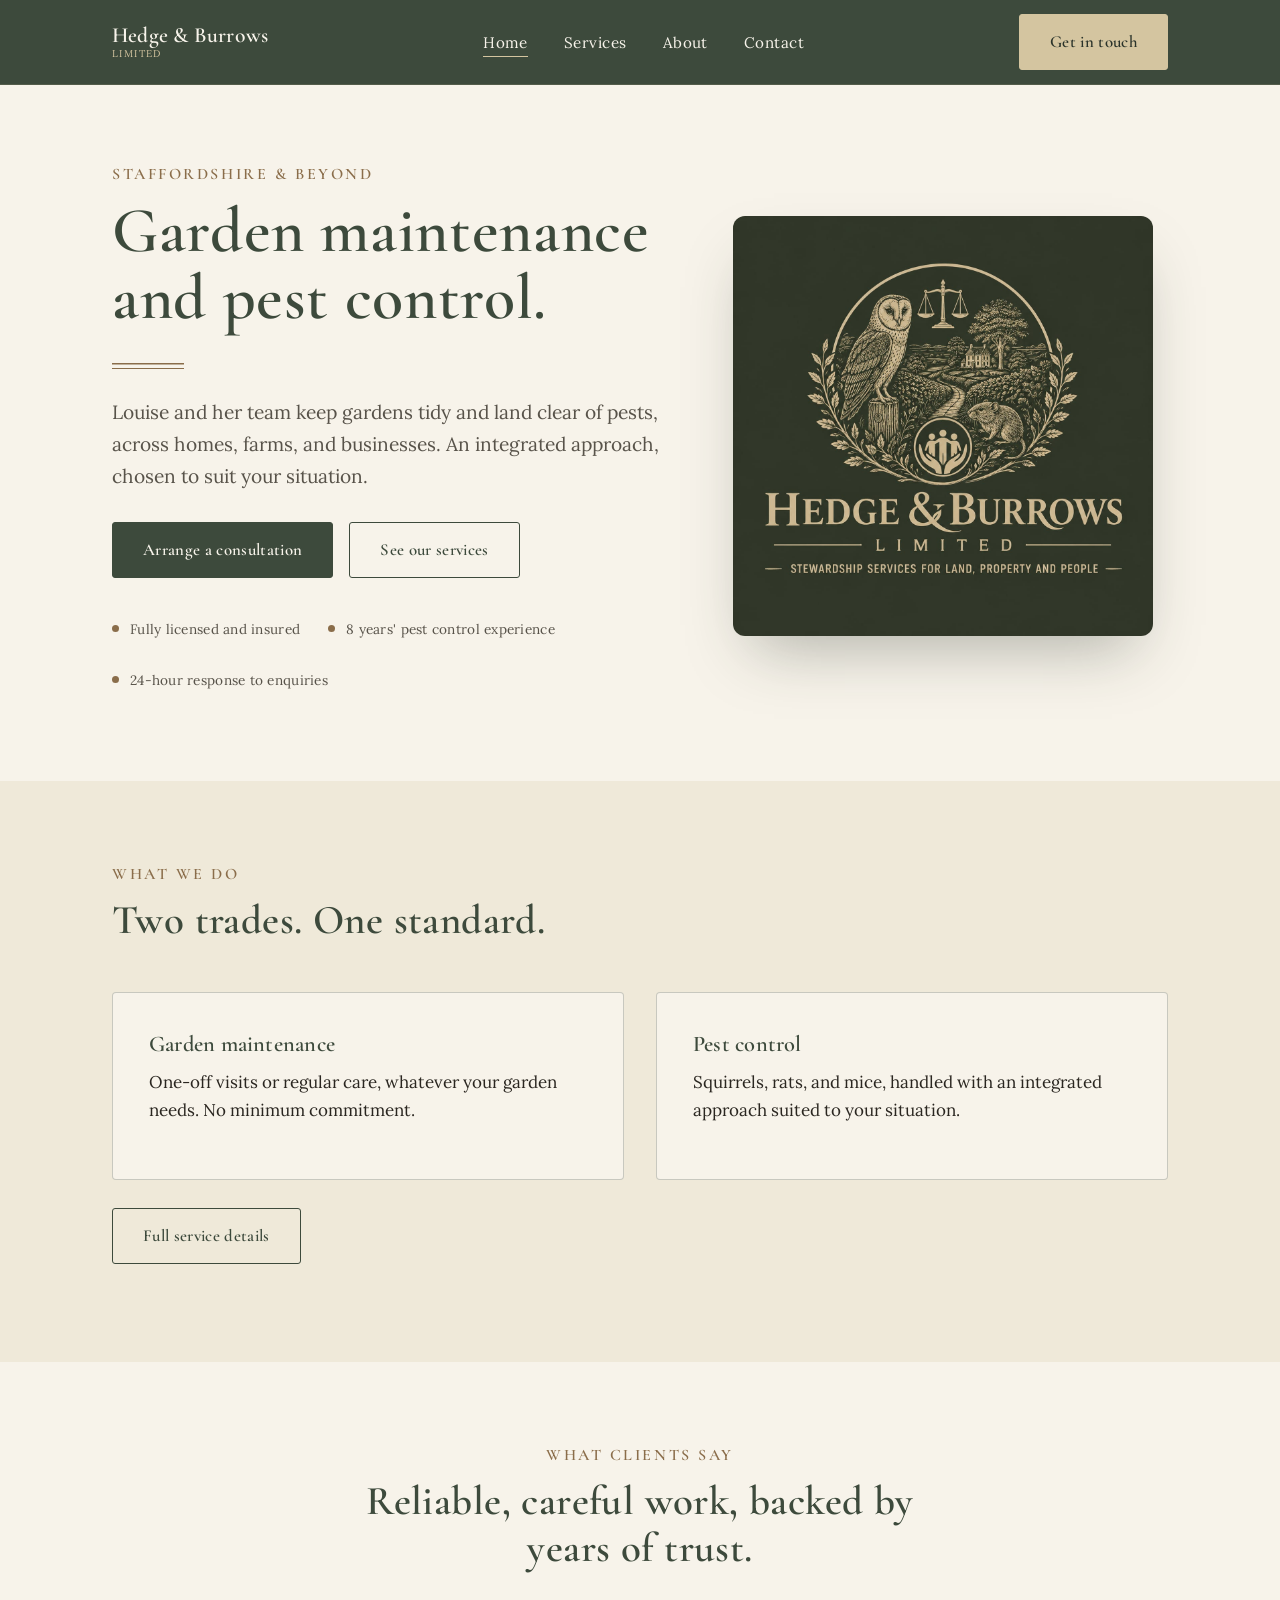
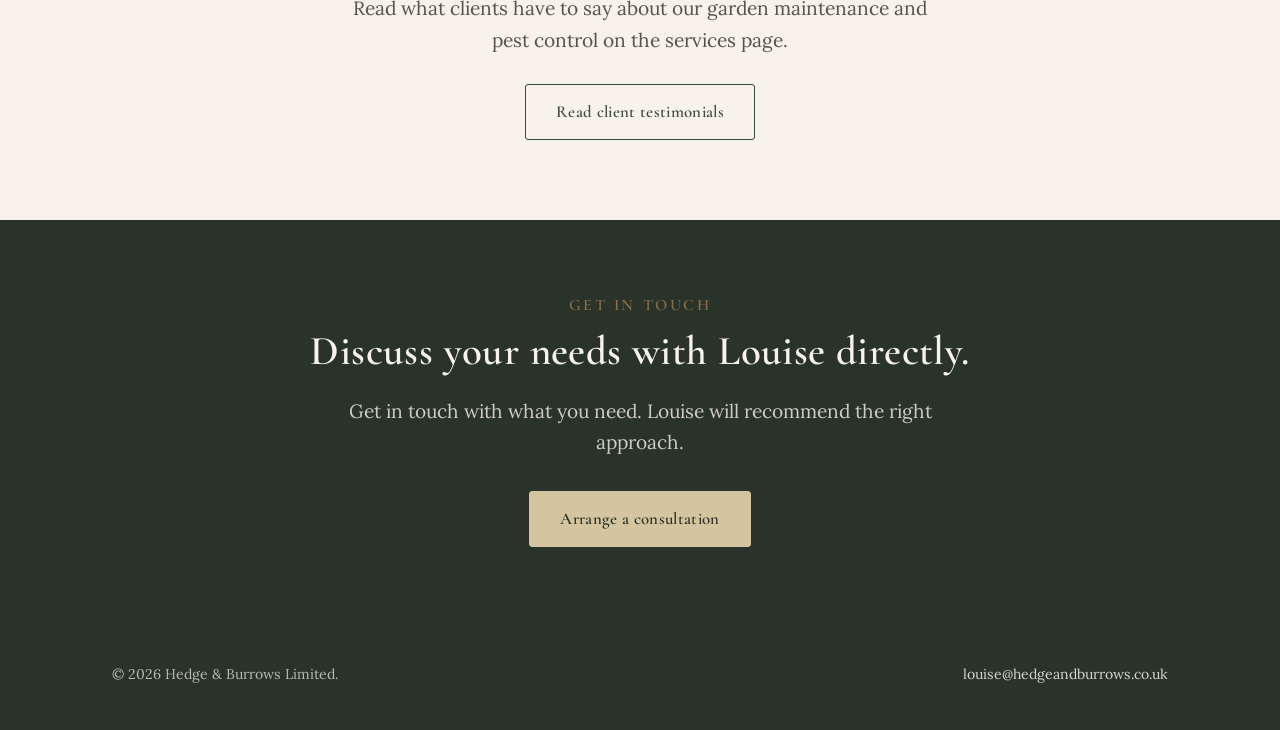
<file: index.html>
<!DOCTYPE html>
<html lang="en-GB">
<head>
<meta charset="UTF-8">
<meta name="viewport" content="width=device-width, initial-scale=1.0">
<title>Hedge & Burrows Limited | Garden Maintenance & Pest Control</title>
<meta name="description" content="Louise and her team provide garden maintenance and pest control across Warwickshire, the West Midlands, and beyond. Specialists in squirrel, rat, and mouse control.">
<link rel="icon" type="image/png" href="logo-mark.png">
<link rel="preconnect" href="https://fonts.googleapis.com">
<link href="https://fonts.googleapis.com/css2?family=Cormorant+Garamond:wght@500;600;700&family=Lora:ital,wght@0,400;0,500;1,400&display=swap" rel="stylesheet">
<link rel="stylesheet" href="styles.css">
</head>
<body>

<header class="site-header">
  <div class="wrap">
    <a href="index.html" class="brand">
      <span class="brand-name">Hedge &amp; Burrows<small>Limited</small></span>
    </a>
    <button class="nav-toggle" aria-label="Open menu" aria-expanded="false" aria-controls="main-nav-list" onclick="document.getElementById('main-nav-list').classList.toggle('is-open'); this.setAttribute('aria-expanded', this.getAttribute('aria-expanded') === 'false' ? 'true' : 'false'); this.classList.toggle('is-active');">
      <span></span><span></span><span></span>
    </button>
    <nav class="main-nav" aria-label="Main">
      <ul id="main-nav-list">
        <li><a href="index.html" aria-current="page">Home</a></li>
        <li><a href="services.html">Services</a></li>
        <li><a href="about.html">About</a></li>
        <li><a href="contact.html">Contact</a></li>
      </ul>
    </nav>
    <a href="contact.html" class="btn btn-on-dark header-cta">Get in touch</a>
  </div>
</header>

<section class="hero">
  <div class="wrap">
    <div class="hero-copy">
      <span class="eyebrow">Staffordshire &amp; beyond</span>
      <h1>Garden maintenance and pest control.</h1>
      <div class="rule-double"></div>
      <p class="lede">Louise and her team keep gardens tidy and land clear of pests, across homes, farms, and businesses. An integrated approach, chosen to suit your situation.</p>
      <div class="hero-actions">
        <a href="contact.html" class="btn btn-primary">Arrange a consultation</a>
        <a href="services.html" class="btn btn-outline">See our services</a>
      </div>
      <div class="hero-trust">
        <span class="trust-item">Fully licensed and insured</span>
        <span class="trust-item">8 years' pest control experience</span>
        <span class="trust-item">24-hour response to enquiries</span>
      </div>
    </div>
    <div class="hero-image">
      <img src="logo-full.jpeg" alt="Hedge & Burrows Limited emblem">
    </div>
  </div>
</section>

<section class="tint">
  <div class="wrap">
    <div class="section-head">
      <span class="eyebrow">What we do</span>
      <h2>Two trades. One standard.</h2>
    </div>
    <div class="services-grid">
      <div class="service-card">
        <h3>Garden maintenance</h3>
        <p>One-off visits or regular care, whatever your garden needs. No minimum commitment.</p>
      </div>
      <div class="service-card">
        <h3>Pest control</h3>
        <p>Squirrels, rats, and mice, handled with an integrated approach suited to your situation.</p>
      </div>
    </div>
    <p style="margin-top: 28px;"><a href="services.html" class="btn btn-outline">Full service details</a></p>
  </div>
</section>

<section>
  <div class="wrap" style="text-align: center; max-width: 640px;">
    <span class="eyebrow">What clients say</span>
    <h2>Reliable, careful work, backed by years of trust.</h2>
    <p class="lede" style="margin: 0 auto 28px;">Read what clients have to say about our garden maintenance and pest control on the services page.</p>
    <a href="services.html" class="btn btn-outline">Read client testimonials</a>
  </div>
</section>

<section class="cta-band">
  <div class="wrap">
    <span class="eyebrow">Get in touch</span>
    <h2>Discuss your needs with Louise directly.</h2>
    <p class="lede">Get in touch with what you need. Louise will recommend the right approach.</p>
    <div class="cta-actions">
      <a href="contact.html" class="btn btn-on-dark">Arrange a consultation</a>
    </div>
  </div>
</section>

<footer class="site-footer">
  <div class="wrap">
    <span>&copy; 2026 Hedge &amp; Burrows Limited.</span>
    <span><a href="mailto:louise@hedgeandburrows.co.uk">louise@hedgeandburrows.co.uk</a></span>
  </div>
</footer>

</body>
</html>
</file>
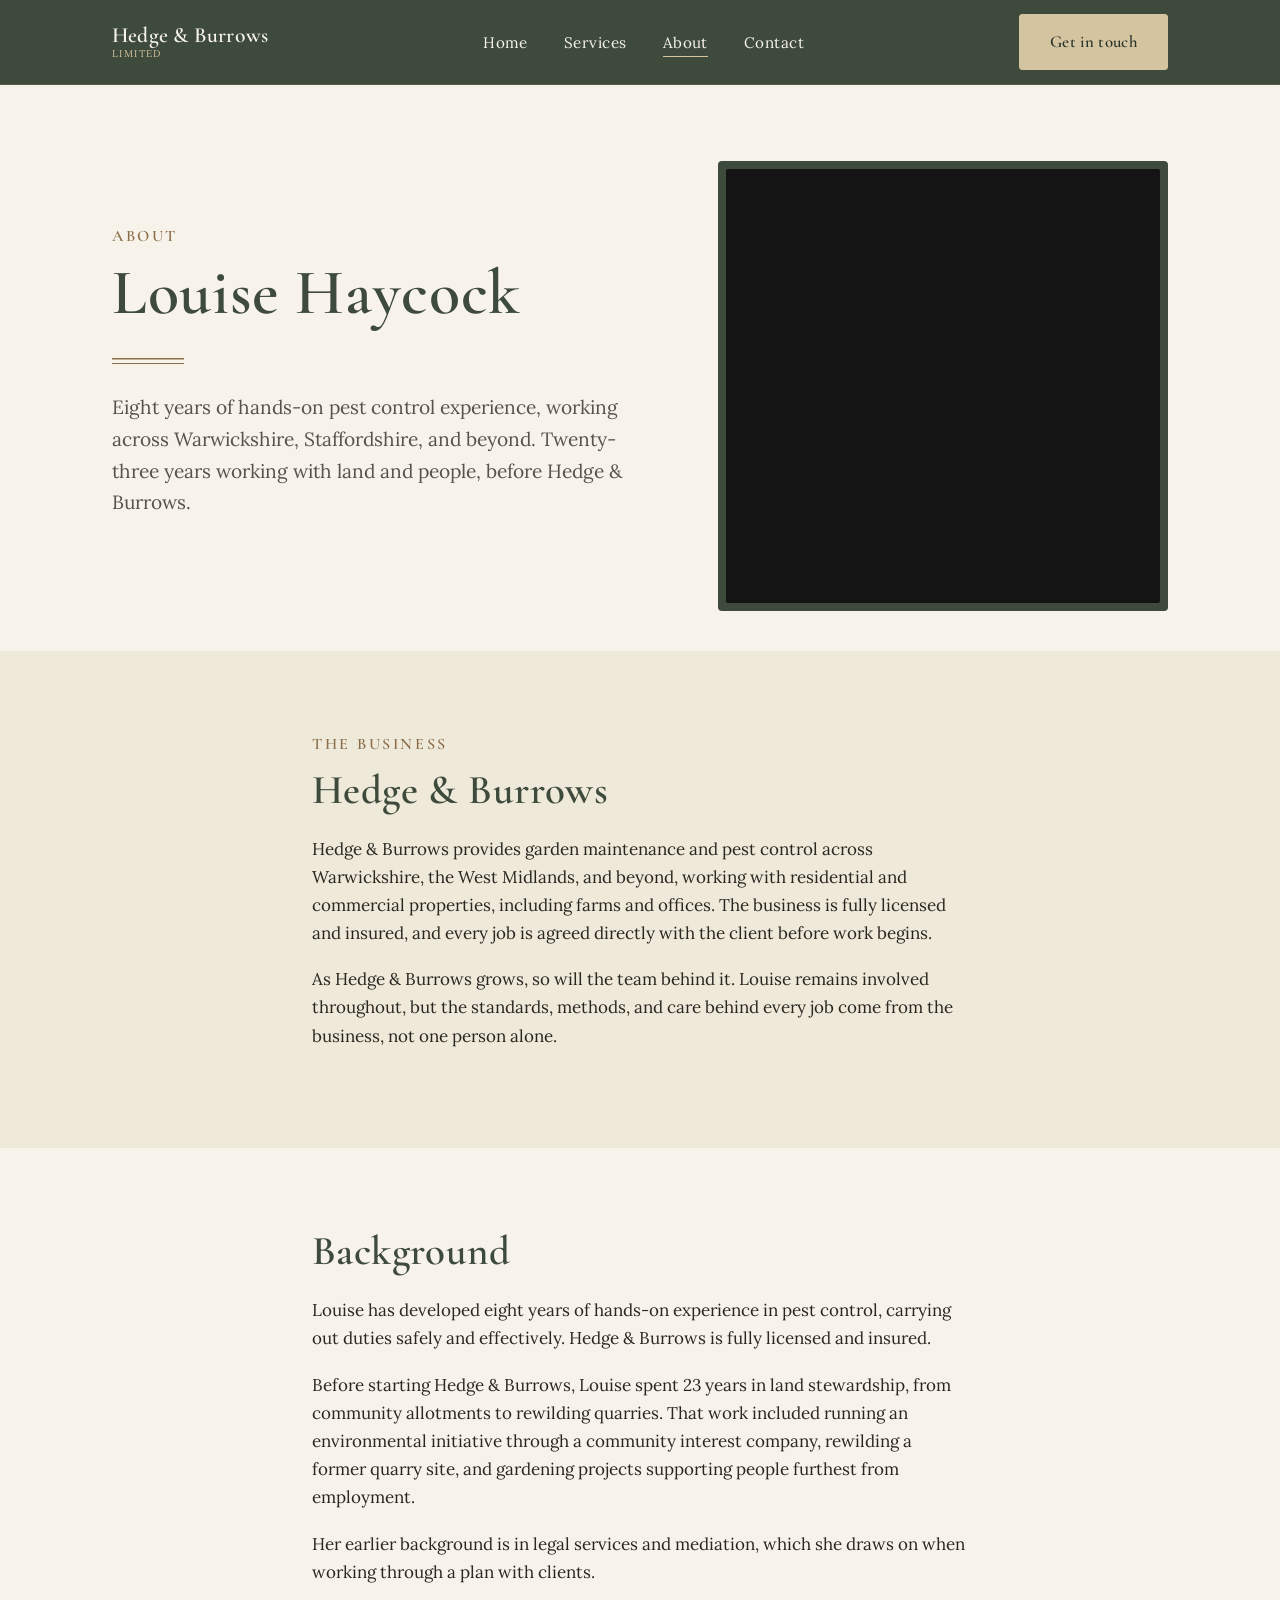
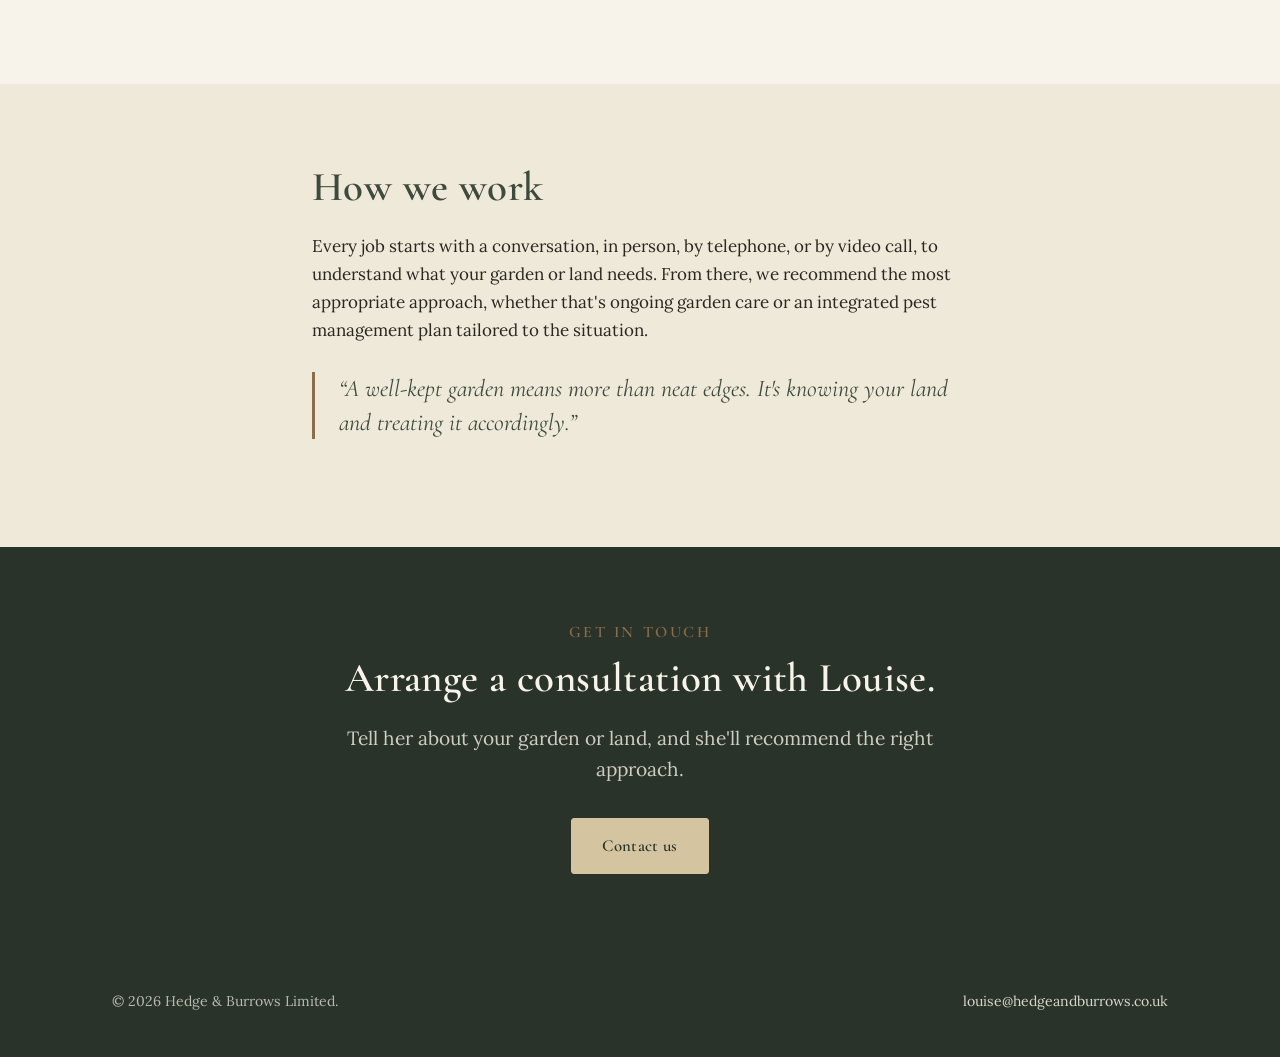
<file: about.html>
<!DOCTYPE html>
<html lang="en-GB">
<head>
<meta charset="UTF-8">
<meta name="viewport" content="width=device-width, initial-scale=1.0">
<title>About | Hedge & Burrows Limited</title>
<meta name="description" content="Louise Haycock has eight years of hands-on pest control experience. 23 years in land stewardship, from community allotments to rewilding quarries.">
<link rel="icon" type="image/png" href="logo-mark.png">
<link rel="preconnect" href="https://fonts.googleapis.com">
<link href="https://fonts.googleapis.com/css2?family=Cormorant+Garamond:wght@500;600;700&family=Lora:ital,wght@0,400;0,500;1,400&display=swap" rel="stylesheet">
<link rel="stylesheet" href="styles.css">
</head>
<body>

<header class="site-header">
  <div class="wrap">
    <a href="index.html" class="brand">
      <span class="brand-name">Hedge &amp; Burrows<small>Limited</small></span>
    </a>
    <button class="nav-toggle" aria-label="Open menu" aria-expanded="false" aria-controls="main-nav-list" onclick="document.getElementById('main-nav-list').classList.toggle('is-open'); this.setAttribute('aria-expanded', this.getAttribute('aria-expanded') === 'false' ? 'true' : 'false'); this.classList.toggle('is-active');">
      <span></span><span></span><span></span>
    </button>
    <nav class="main-nav" aria-label="Main">
      <ul id="main-nav-list">
        <li><a href="index.html">Home</a></li>
        <li><a href="services.html">Services</a></li>
        <li><a href="about.html" aria-current="page">About</a></li>
        <li><a href="contact.html">Contact</a></li>
      </ul>
    </nav>
    <a href="contact.html" class="btn btn-on-dark header-cta">Get in touch</a>
  </div>
</header>

<section class="hero" style="padding-bottom: 40px;">
  <div class="wrap bio-grid" style="align-items: center;">
    <div class="hero-copy">
      <span class="eyebrow">About</span>
      <h1>Louise Haycock</h1>
      <div class="rule-double"></div>
      <p class="lede">Eight years of hands-on pest control experience, working across Warwickshire, Staffordshire, and beyond. Twenty-three years working with land and people, before Hedge &amp; Burrows.</p>
    </div>
    <div class="bio-frame">
      <img src="placeholder-square.png" alt="Placeholder image, to be replaced">
    </div>
  </div>
</section>

<section class="tint">
  <div class="wrap" style="max-width: 720px;">
    <span class="eyebrow">The business</span>
    <h2>Hedge &amp; Burrows</h2>
    <p>Hedge &amp; Burrows provides garden maintenance and pest control across Warwickshire, the West Midlands, and beyond, working with residential and commercial properties, including farms and offices. The business is fully licensed and insured, and every job is agreed directly with the client before work begins.</p>
    <p>As Hedge &amp; Burrows grows, so will the team behind it. Louise remains involved throughout, but the standards, methods, and care behind every job come from the business, not one person alone.</p>
  </div>
</section>

<section>
  <div class="wrap" style="max-width: 720px;">
    <h2>Background</h2>
    <p>Louise has developed eight years of hands-on experience in pest control, carrying out duties safely and effectively. Hedge &amp; Burrows is fully licensed and insured.</p>
    <p>Before starting Hedge &amp; Burrows, Louise spent 23 years in land stewardship, from community allotments to rewilding quarries. That work included running an environmental initiative through a community interest company, rewilding a former quarry site, and gardening projects supporting people furthest from employment.</p>
    <p>Her earlier background is in legal services and mediation, which she draws on when working through a plan with clients.</p>
  </div>
</section>

<section class="tint">
  <div class="wrap" style="max-width: 720px;">
    <h2>How we work</h2>
    <p>Every job starts with a conversation, in person, by telephone, or by video call, to understand what your garden or land needs. From there, we recommend the most appropriate approach, whether that's ongoing garden care or an integrated pest management plan tailored to the situation.</p>
    <blockquote>&ldquo;A well-kept garden means more than neat edges. It's knowing your land and treating it accordingly.&rdquo;</blockquote>
  </div>
</section>

<section class="cta-band">
  <div class="wrap">
    <span class="eyebrow">Get in touch</span>
    <h2>Arrange a consultation with Louise.</h2>
    <p class="lede">Tell her about your garden or land, and she'll recommend the right approach.</p>
    <div class="cta-actions">
      <a href="contact.html" class="btn btn-on-dark">Contact us</a>
    </div>
  </div>
</section>

<footer class="site-footer">
  <div class="wrap">
    <span>&copy; 2026 Hedge &amp; Burrows Limited.</span>
    <span><a href="mailto:louise@hedgeandburrows.co.uk">louise@hedgeandburrows.co.uk</a></span>
  </div>
</footer>

</body>
</html>
</file>
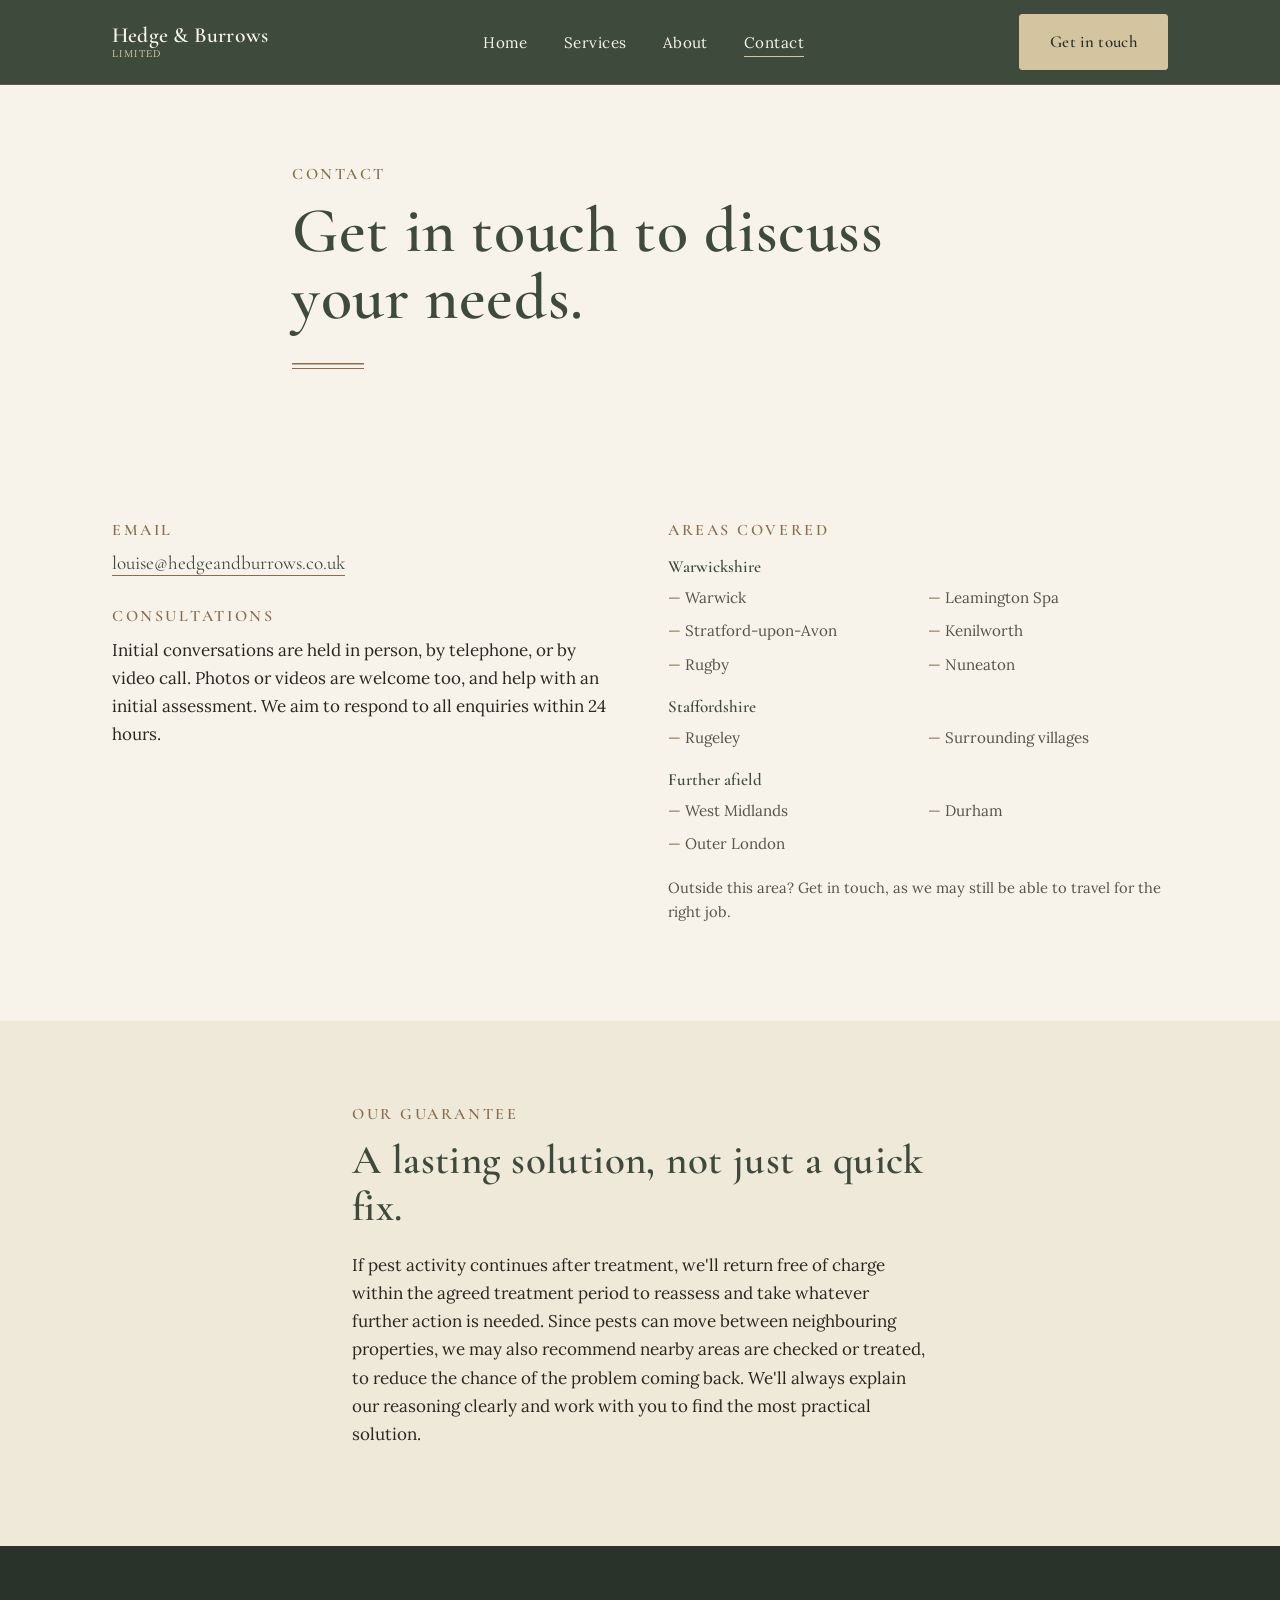
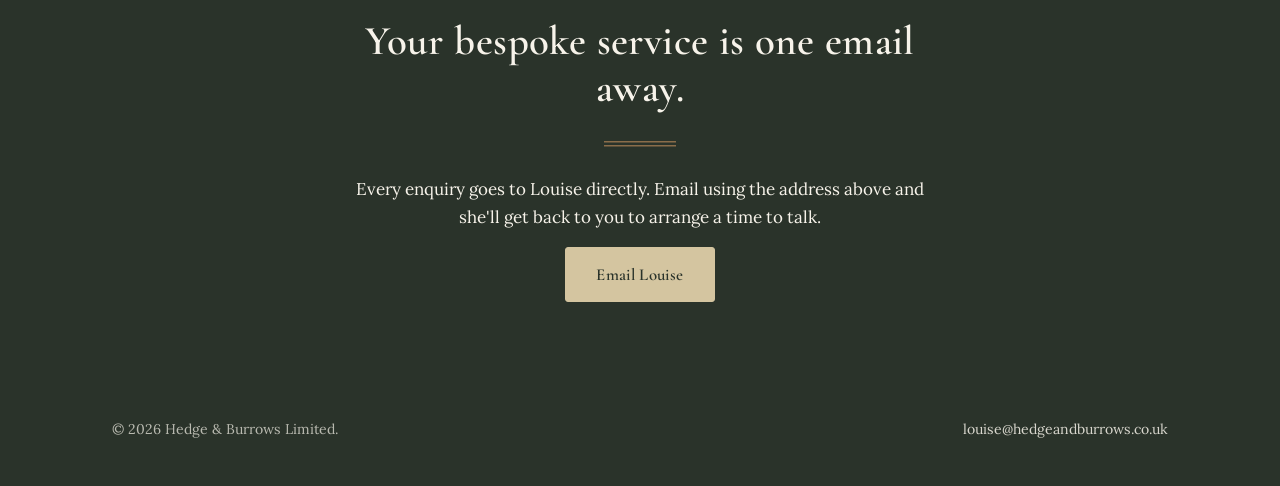
<file: contact.html>
<!DOCTYPE html>
<html lang="en-GB">
<head>
<meta charset="UTF-8">
<meta name="viewport" content="width=device-width, initial-scale=1.0">
<title>Contact | Hedge & Burrows Limited</title>
<meta name="description" content="Get in touch with Louise to arrange a consultation for garden maintenance or pest control across Warwickshire and Staffordshire.">
<link rel="icon" type="image/png" href="logo-mark.png">
<link rel="preconnect" href="https://fonts.googleapis.com">
<link href="https://fonts.googleapis.com/css2?family=Cormorant+Garamond:wght@500;600;700&family=Lora:ital,wght@0,400;0,500;1,400&display=swap" rel="stylesheet">
<link rel="stylesheet" href="styles.css">
</head>
<body>

<header class="site-header">
  <div class="wrap">
    <a href="index.html" class="brand">
      <span class="brand-name">Hedge &amp; Burrows<small>Limited</small></span>
    </a>
    <button class="nav-toggle" aria-label="Open menu" aria-expanded="false" aria-controls="main-nav-list" onclick="document.getElementById('main-nav-list').classList.toggle('is-open'); this.setAttribute('aria-expanded', this.getAttribute('aria-expanded') === 'false' ? 'true' : 'false'); this.classList.toggle('is-active');">
      <span></span><span></span><span></span>
    </button>
    <nav class="main-nav" aria-label="Main">
      <ul id="main-nav-list">
        <li><a href="index.html">Home</a></li>
        <li><a href="services.html">Services</a></li>
        <li><a href="about.html">About</a></li>
        <li><a href="contact.html" aria-current="page">Contact</a></li>
      </ul>
    </nav>
    <a href="contact.html" class="btn btn-on-dark header-cta">Get in touch</a>
  </div>
</header>

<section class="hero" style="padding-bottom: 40px;">
  <div class="wrap" style="grid-template-columns: 1fr; max-width: 760px;">
    <div class="hero-copy">
      <span class="eyebrow">Contact</span>
      <h1>Get in touch to discuss your needs.</h1>
      <div class="rule-double"></div>
    </div>
  </div>
</section>

<section>
  <div class="wrap contact-grid">
    <div>
      <div class="contact-detail">
        <span class="eyebrow">Email</span>
        <a href="mailto:louise@hedgeandburrows.co.uk">louise@hedgeandburrows.co.uk</a>
      </div>
      <div class="contact-detail">
        <span class="eyebrow">Consultations</span>
        <p style="max-width: 46ch; margin-top: 6px;">Initial conversations are held in person, by telephone, or by video call. Photos or videos are welcome too, and help with an initial assessment. We aim to respond to all enquiries within 24 hours.</p>
      </div>
    </div>
    <div>
      <span class="eyebrow">Areas covered</span>
      <p style="margin: 8px 0 4px; font-family: var(--display); font-weight: 600; color: var(--green-deep);">Warwickshire</p>
      <ul class="area-list">
        <li>Warwick</li>
        <li>Leamington Spa</li>
        <li>Stratford-upon-Avon</li>
        <li>Kenilworth</li>
        <li>Rugby</li>
        <li>Nuneaton</li>
      </ul>
      <p style="margin: 16px 0 4px; font-family: var(--display); font-weight: 600; color: var(--green-deep);">Staffordshire</p>
      <ul class="area-list">
        <li>Rugeley</li>
        <li>Surrounding villages</li>
      </ul>
      <p style="margin: 16px 0 4px; font-family: var(--display); font-weight: 600; color: var(--green-deep);">Further afield</p>
      <ul class="area-list">
        <li>West Midlands</li>
        <li>Durham</li>
        <li>Outer London</li>
      </ul>
      <p style="margin-top: 20px; color: var(--ink-soft); font-size: 0.92rem;">Outside this area? Get in touch, as we may still be able to travel for the right job.</p>
    </div>
  </div>
</section>

<section class="tint">
  <div class="wrap" style="max-width: 640px;">
    <span class="eyebrow">Our guarantee</span>
    <h2>A lasting solution, not just a quick fix.</h2>
    <p>If pest activity continues after treatment, we'll return free of charge within the agreed treatment period to reassess and take whatever further action is needed. Since pests can move between neighbouring properties, we may also recommend nearby areas are checked or treated, to reduce the chance of the problem coming back. We'll always explain our reasoning clearly and work with you to find the most practical solution.</p>
  </div>
</section>

<section class="cta-band">
  <div class="wrap" style="max-width: 640px; text-align: center;">
    <h2>Your bespoke service is one email away.</h2>
    <div class="rule-double center"></div>
    <p style="margin: 0 auto;">Every enquiry goes to Louise directly. Email using the address above and she'll get back to you to arrange a time to talk.</p>
    <a href="mailto:louise@hedgeandburrows.co.uk" class="btn btn-on-dark" style="margin-top: 16px;">Email Louise</a>
  </div>
</section>

<footer class="site-footer">
  <div class="wrap">
    <span>&copy; 2026 Hedge &amp; Burrows Limited.</span>
    <span><a href="mailto:louise@hedgeandburrows.co.uk">louise@hedgeandburrows.co.uk</a></span>
  </div>
</footer>

</body>
</html>
</file>
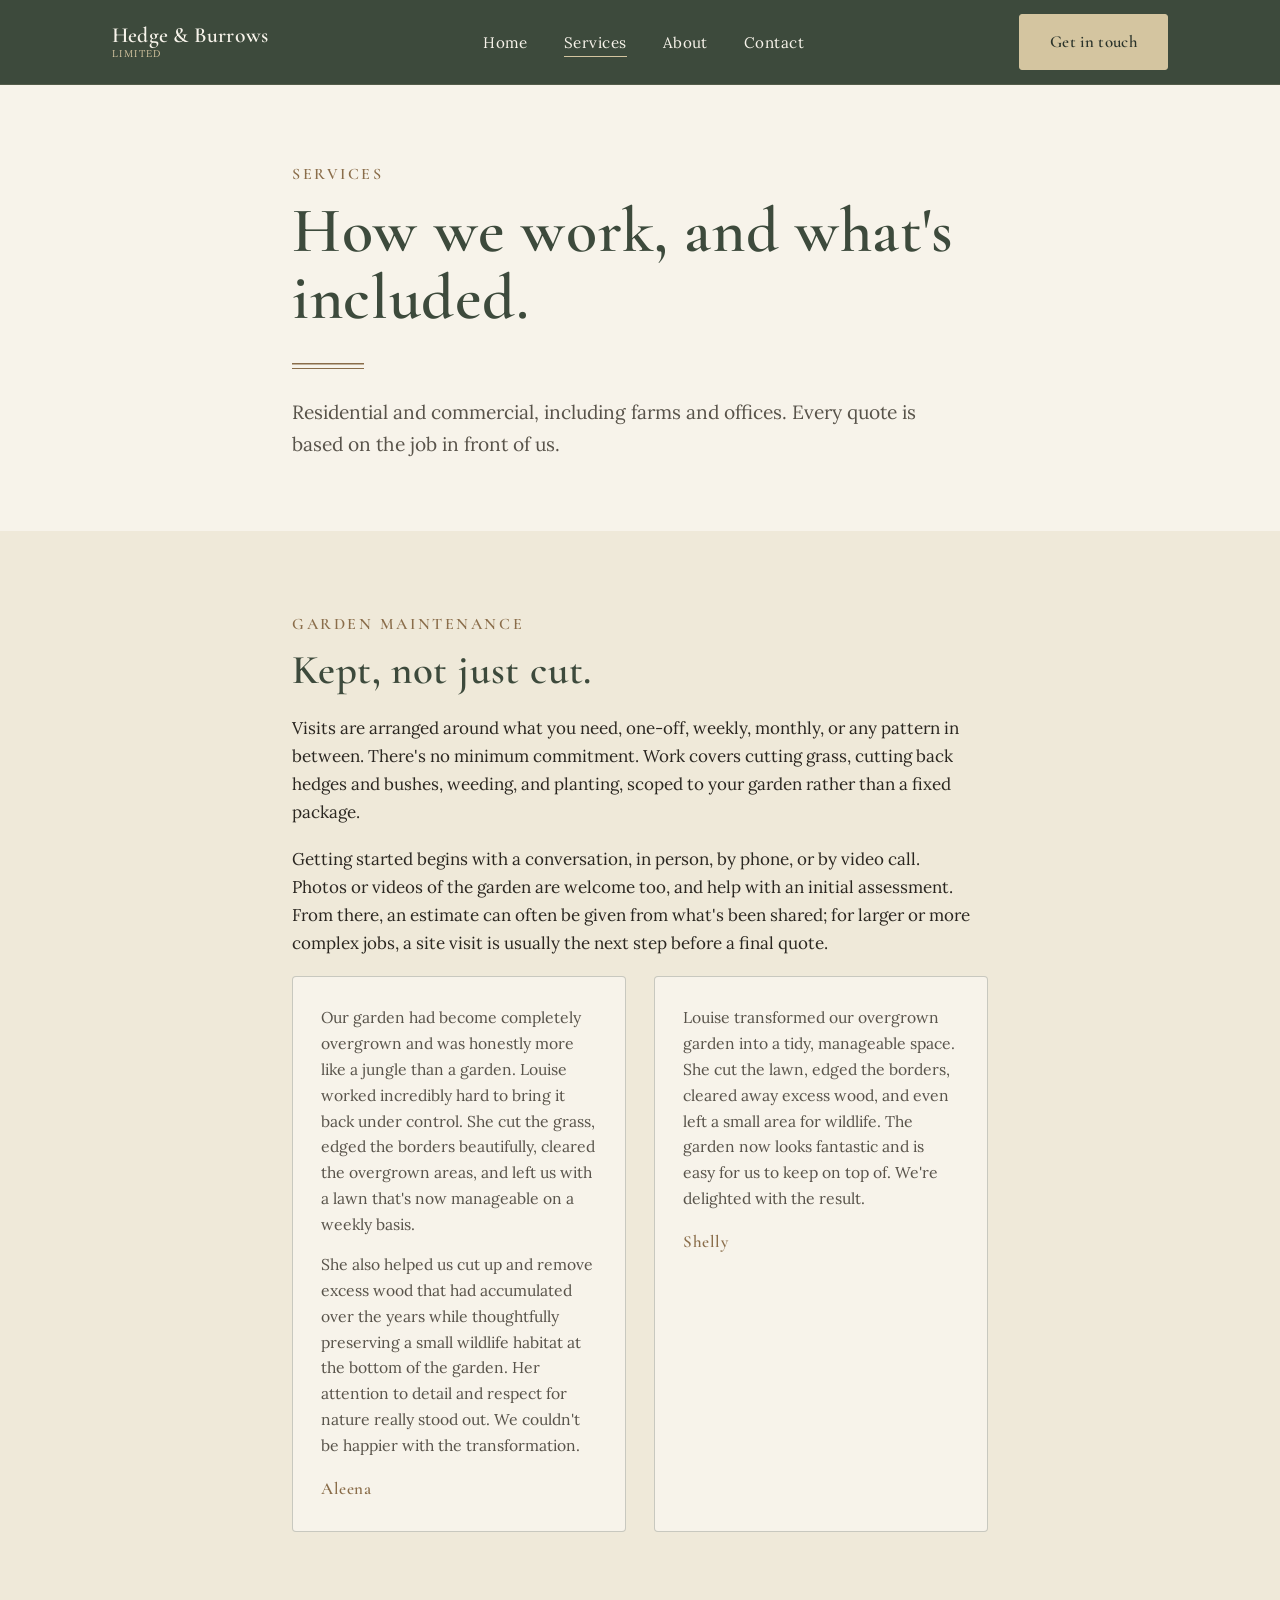
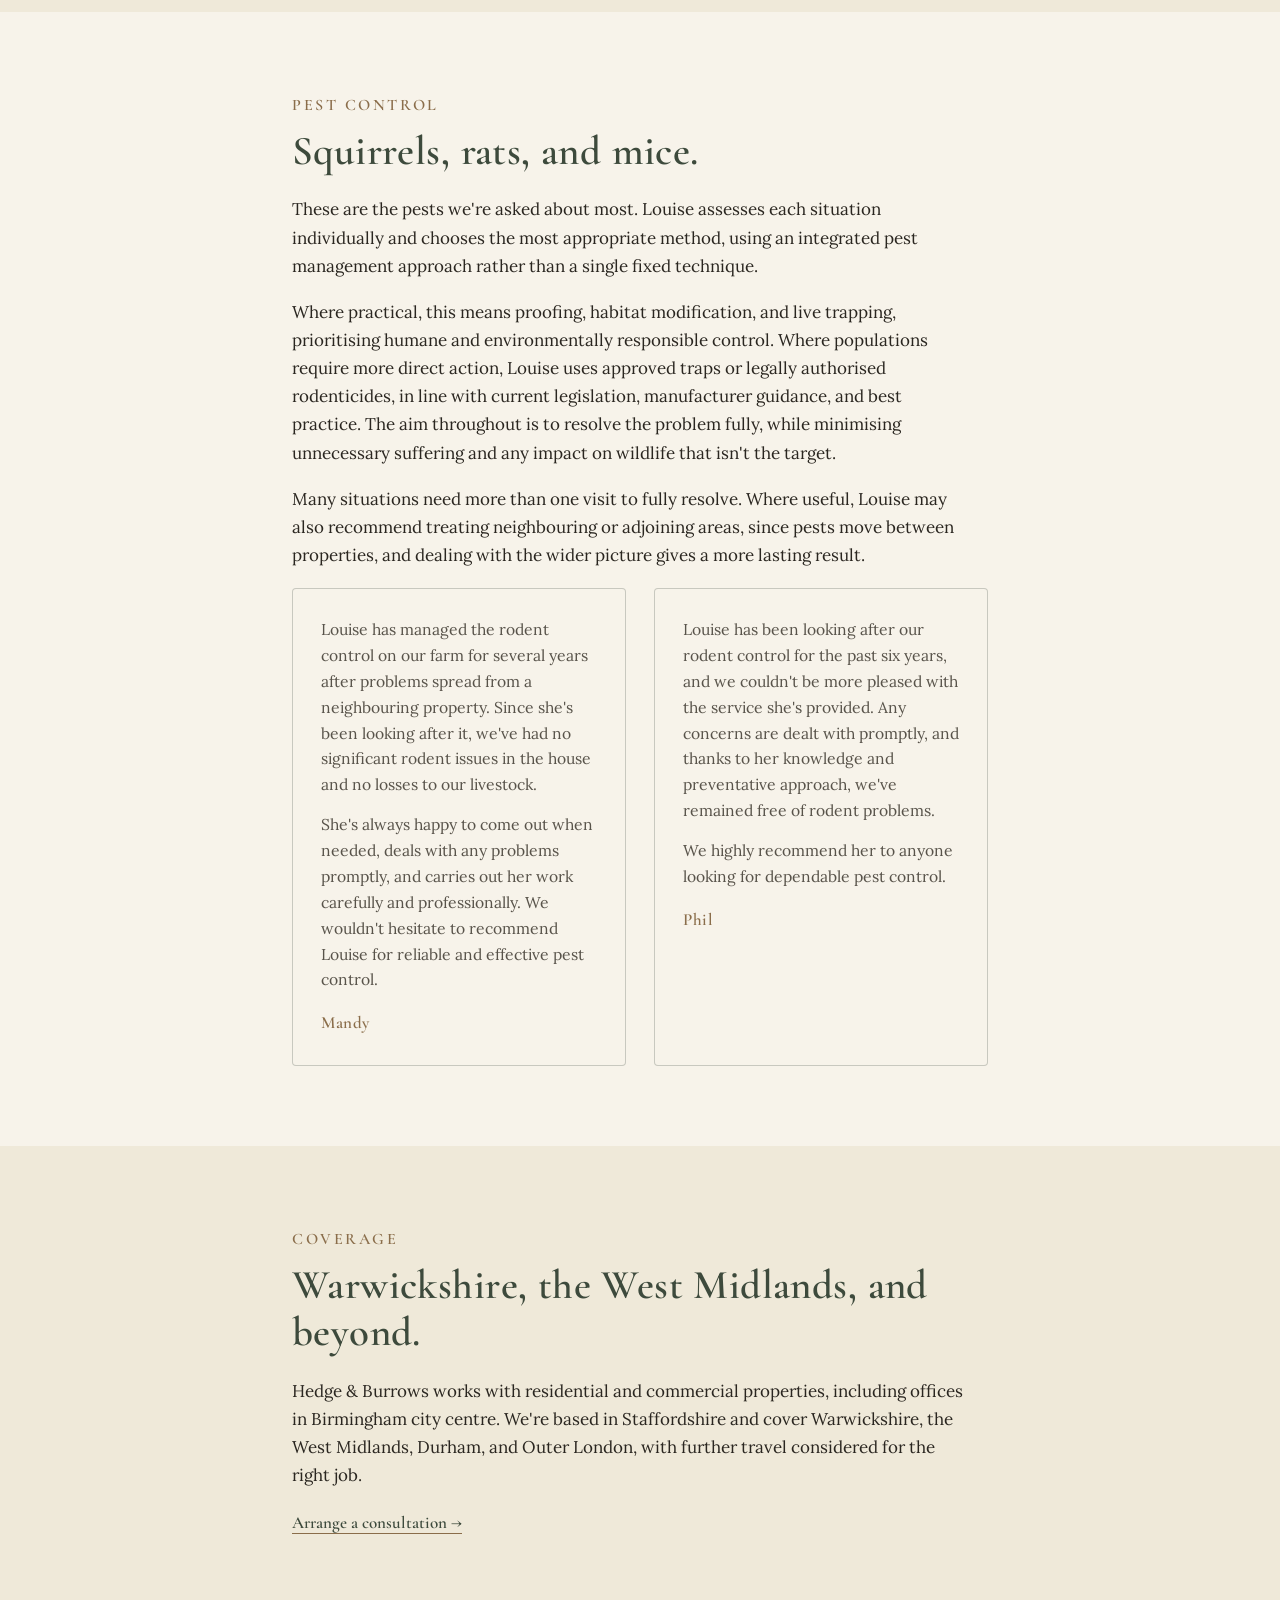
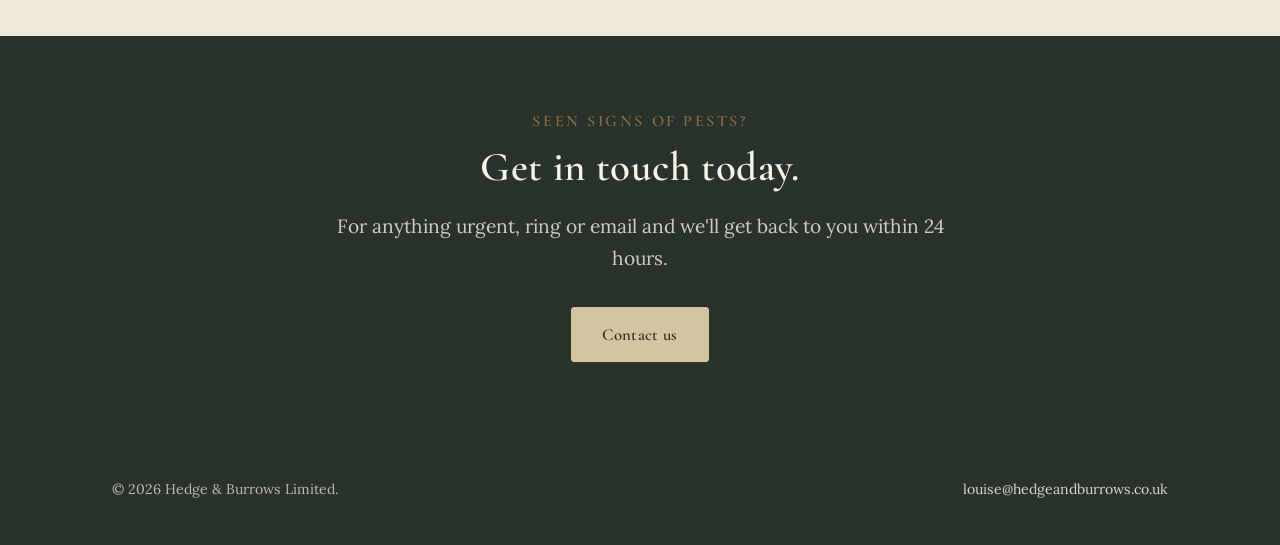
<file: services.html>
<!DOCTYPE html>
<html lang="en-GB">
<head>
<meta charset="UTF-8">
<meta name="viewport" content="width=device-width, initial-scale=1.0">
<title>Services | Hedge & Burrows Limited</title>
<meta name="description" content="Garden maintenance and pest control across Warwickshire, the West Midlands, and beyond. Specialists in squirrel, rat, and mouse control, using an integrated pest management approach.">
<link rel="icon" type="image/png" href="logo-mark.png">
<link rel="preconnect" href="https://fonts.googleapis.com">
<link href="https://fonts.googleapis.com/css2?family=Cormorant+Garamond:wght@500;600;700&family=Lora:ital,wght@0,400;0,500;1,400&display=swap" rel="stylesheet">
<link rel="stylesheet" href="styles.css">
</head>
<body>

<header class="site-header">
  <div class="wrap">
    <a href="index.html" class="brand">
      <span class="brand-name">Hedge &amp; Burrows<small>Limited</small></span>
    </a>
    <button class="nav-toggle" aria-label="Open menu" aria-expanded="false" aria-controls="main-nav-list" onclick="document.getElementById('main-nav-list').classList.toggle('is-open'); this.setAttribute('aria-expanded', this.getAttribute('aria-expanded') === 'false' ? 'true' : 'false'); this.classList.toggle('is-active');">
      <span></span><span></span><span></span>
    </button>
    <nav class="main-nav" aria-label="Main">
      <ul id="main-nav-list">
        <li><a href="index.html">Home</a></li>
        <li><a href="services.html" aria-current="page">Services</a></li>
        <li><a href="about.html">About</a></li>
        <li><a href="contact.html">Contact</a></li>
      </ul>
    </nav>
    <a href="contact.html" class="btn btn-on-dark header-cta">Get in touch</a>
  </div>
</header>

<section class="hero" style="padding-bottom: 40px;">
  <div class="wrap" style="grid-template-columns: 1fr; max-width: 760px;">
    <div class="hero-copy">
      <span class="eyebrow">Services</span>
      <h1>How we work, and what's included.</h1>
      <div class="rule-double"></div>
      <p class="lede">Residential and commercial, including farms and offices. Every quote is based on the job in front of us.</p>
    </div>
  </div>
</section>

<section class="tint">
  <div class="wrap" style="max-width: 760px;">
    <span class="eyebrow">Garden maintenance</span>
    <h2>Kept, not just cut.</h2>
    <p>Visits are arranged around what you need, one-off, weekly, monthly, or any pattern in between. There's no minimum commitment. Work covers cutting grass, cutting back hedges and bushes, weeding, and planting, scoped to your garden rather than a fixed package.</p>
    <p>Getting started begins with a conversation, in person, by phone, or by video call. Photos or videos of the garden are welcome too, and help with an initial assessment. From there, an estimate can often be given from what's been shared; for larger or more complex jobs, a site visit is usually the next step before a final quote.</p>
    <div class="testimonials">
      <div class="testimonial">
        <p>Our garden had become completely overgrown and was honestly more like a jungle than a garden. Louise worked incredibly hard to bring it back under control. She cut the grass, edged the borders beautifully, cleared the overgrown areas, and left us with a lawn that's now manageable on a weekly basis.</p>
        <p>She also helped us cut up and remove excess wood that had accumulated over the years while thoughtfully preserving a small wildlife habitat at the bottom of the garden. Her attention to detail and respect for nature really stood out. We couldn't be happier with the transformation.</p>
        <span class="testimonial-name">Aleena</span>
      </div>
      <div class="testimonial">
        <p>Louise transformed our overgrown garden into a tidy, manageable space. She cut the lawn, edged the borders, cleared away excess wood, and even left a small area for wildlife. The garden now looks fantastic and is easy for us to keep on top of. We're delighted with the result.</p>
        <span class="testimonial-name">Shelly</span>
      </div>
    </div>
  </div>
</section>

<section>
  <div class="wrap" style="max-width: 760px;">
    <span class="eyebrow">Pest control</span>
    <h2>Squirrels, rats, and mice.</h2>
    <p>These are the pests we're asked about most. Louise assesses each situation individually and chooses the most appropriate method, using an integrated pest management approach rather than a single fixed technique.</p>
    <p>Where practical, this means proofing, habitat modification, and live trapping, prioritising humane and environmentally responsible control. Where populations require more direct action, Louise uses approved traps or legally authorised rodenticides, in line with current legislation, manufacturer guidance, and best practice. The aim throughout is to resolve the problem fully, while minimising unnecessary suffering and any impact on wildlife that isn't the target.</p>
    <p>Many situations need more than one visit to fully resolve. Where useful, Louise may also recommend treating neighbouring or adjoining areas, since pests move between properties, and dealing with the wider picture gives a more lasting result.</p>
    <div class="testimonials">
      <div class="testimonial">
        <p>Louise has managed the rodent control on our farm for several years after problems spread from a neighbouring property. Since she's been looking after it, we've had no significant rodent issues in the house and no losses to our livestock.</p>
        <p>She's always happy to come out when needed, deals with any problems promptly, and carries out her work carefully and professionally. We wouldn't hesitate to recommend Louise for reliable and effective pest control.</p>
        <span class="testimonial-name">Mandy</span>
      </div>
      <div class="testimonial">
        <p>Louise has been looking after our rodent control for the past six years, and we couldn't be more pleased with the service she's provided. Any concerns are dealt with promptly, and thanks to her knowledge and preventative approach, we've remained free of rodent problems.</p>
        <p>We highly recommend her to anyone looking for dependable pest control.</p>
        <span class="testimonial-name">Phil</span>
      </div>
    </div>
  </div>
</section>

<section class="tint">
  <div class="wrap" style="max-width: 760px;">
    <span class="eyebrow">Coverage</span>
    <h2>Warwickshire, the West Midlands, and beyond.</h2>
    <p>Hedge &amp; Burrows works with residential and commercial properties, including offices in Birmingham city centre. We're based in Staffordshire and cover Warwickshire, the West Midlands, Durham, and Outer London, with further travel considered for the right job.</p>
    <p style="margin-top: 8px;"><a href="contact.html" style="color: var(--green-deep); font-family: var(--display); font-weight: 600; border-bottom: 1px solid var(--bronze); text-decoration: none;">Arrange a consultation &rarr;</a></p>
  </div>
</section>

<section class="cta-band">
  <div class="wrap">
    <span class="eyebrow">Seen signs of pests?</span>
    <h2>Get in touch today.</h2>
    <p class="lede">For anything urgent, ring or email and we'll get back to you within 24 hours.</p>
    <div class="cta-actions">
      <a href="contact.html" class="btn btn-on-dark">Contact us</a>
    </div>
  </div>
</section>

<footer class="site-footer">
  <div class="wrap">
    <span>&copy; 2026 Hedge &amp; Burrows Limited.</span>
    <span><a href="mailto:louise@hedgeandburrows.co.uk">louise@hedgeandburrows.co.uk</a></span>
  </div>
</footer>

</body>
</html>
</file>
<file: styles.css>
/* ============================================
   Hedge & Burrows Limited — Site Stylesheet
   Heritage Premium voice, rural signage layout
   ============================================ */

:root {
  --green-deep: #3d4a3c;
  --green-dark: #2a332a;
  --cream: #d4c5a0;
  --paper: #f7f3ea;
  --bronze: #8a6d4a;
  --ink: #2a2620;
  --ink-soft: #58534a;
  --rule: rgba(61, 74, 60, 0.25);

  --display: 'Cormorant Garamond', Georgia, serif;
  --body: 'Lora', Georgia, serif;

  --max-width: 1120px;
}

* {
  box-sizing: border-box;
}

html {
  scroll-behavior: smooth;
}

body {
  margin: 0;
  font-family: var(--body);
  color: var(--ink);
  background: var(--paper);
  line-height: 1.65;
  font-size: 17px;
}

img {
  max-width: 100%;
  display: block;
}

a {
  color: inherit;
}

.wrap {
  max-width: var(--max-width);
  margin: 0 auto;
  padding: 0 32px;
}

/* ---------- Typography ---------- */

h1, h2, h3, h4 {
  font-family: var(--display);
  font-weight: 600;
  color: var(--green-deep);
  margin: 0 0 0.5em 0;
  letter-spacing: 0.01em;
}

h1 {
  font-size: clamp(2.6rem, 5vw, 4.2rem);
  line-height: 1.05;
  font-weight: 600;
}

h2 {
  font-size: clamp(1.9rem, 3.2vw, 2.6rem);
  line-height: 1.15;
}

h3 {
  font-size: 1.4rem;
  line-height: 1.3;
}

p {
  margin: 0 0 1.1em 0;
  max-width: 62ch;
}

.eyebrow {
  font-family: var(--display);
  font-size: 1rem;
  letter-spacing: 0.16em;
  text-transform: uppercase;
  color: var(--bronze);
  font-weight: 600;
  margin-bottom: 0.6em;
  display: block;
}

.lede {
  font-size: 1.2rem;
  color: var(--ink-soft);
  max-width: 52ch;
}

/* ---------- Double rule divider (signature element) ---------- */

.rule-double {
  height: 6px;
  width: 72px;
  margin: 28px 0;
  background:
    linear-gradient(var(--bronze), var(--bronze)) top / 100% 1.5px no-repeat,
    linear-gradient(var(--bronze), var(--bronze)) bottom / 100% 1.5px no-repeat;
}

.rule-double.center {
  margin-left: auto;
  margin-right: auto;
}

hr.section-rule {
  border: none;
  border-top: 1px solid var(--rule);
  margin: 0;
}

/* ---------- Header / Nav ---------- */

.site-header {
  background: var(--green-deep);
  color: var(--paper);
  position: sticky;
  top: 0;
  z-index: 50;
  border-bottom: 1px solid rgba(212, 197, 160, 0.15);
}

.site-header .wrap {
  display: flex;
  align-items: center;
  justify-content: space-between;
  height: 84px;
}

.brand {
  display: flex;
  align-items: center;
  gap: 14px;
  text-decoration: none;
  color: var(--paper);
}

.brand img {
  height: 52px;
  width: 52px;
  object-fit: cover;
  border-radius: 50%;
  border: 1px solid rgba(212, 197, 160, 0.4);
}

.brand-name {
  font-family: var(--display);
  font-size: 1.35rem;
  font-weight: 600;
  letter-spacing: 0.01em;
  line-height: 1.1;
}

.brand-name small {
  display: block;
  font-family: var(--body);
  font-size: 0.62rem;
  letter-spacing: 0.14em;
  text-transform: uppercase;
  color: var(--cream);
  font-weight: 400;
  margin-top: 2px;
}

nav.main-nav ul {
  list-style: none;
  display: flex;
  gap: 36px;
  margin: 0;
  padding: 0;
}

nav.main-nav a {
  text-decoration: none;
  color: var(--paper);
  font-size: 0.95rem;
  letter-spacing: 0.03em;
  padding-bottom: 4px;
  border-bottom: 1px solid transparent;
  transition: border-color 0.2s ease;
}

nav.main-nav a:hover,
nav.main-nav a[aria-current="page"] {
  border-bottom-color: var(--cream);
}

.nav-toggle {
  display: none;
  flex-direction: column;
  justify-content: center;
  align-items: center;
  gap: 5px;
  width: 40px;
  height: 40px;
  background: none;
  border: none;
  cursor: pointer;
  padding: 0;
}

.nav-toggle span {
  display: block;
  width: 24px;
  height: 2px;
  background: var(--paper);
  border-radius: 2px;
  transition: transform 0.25s ease, opacity 0.25s ease;
}

.nav-toggle.is-active span:nth-child(1) {
  transform: translateY(7px) rotate(45deg);
}

.nav-toggle.is-active span:nth-child(2) {
  opacity: 0;
}

.nav-toggle.is-active span:nth-child(3) {
  transform: translateY(-7px) rotate(-45deg);
}

/* ---------- Buttons ---------- */

.btn {
  display: inline-block;
  font-family: var(--display);
  font-size: 1.05rem;
  font-weight: 600;
  letter-spacing: 0.02em;
  text-decoration: none;
  padding: 13px 30px;
  border-radius: 3px;
  border: 1px solid transparent;
  transition: background 0.2s ease, color 0.2s ease, border-color 0.2s ease;
}

.btn-primary {
  background: var(--green-deep);
  color: var(--paper);
  border-color: var(--green-deep);
}

.btn-primary:hover {
  background: var(--green-dark);
}

.btn-outline {
  background: transparent;
  color: var(--green-deep);
  border-color: var(--green-deep);
}

.btn-outline:hover {
  background: var(--green-deep);
  color: var(--paper);
}

.btn-on-dark {
  background: var(--cream);
  color: var(--green-dark);
  border-color: var(--cream);
}

.btn-on-dark:hover {
  background: transparent;
  color: var(--cream);
}

/* ---------- Hero ---------- */

.hero {
  background: var(--paper);
  padding: 76px 0 90px;
  overflow: hidden;
}

.hero .wrap {
  display: grid;
  grid-template-columns: 1.1fr 0.9fr;
  gap: 56px;
  align-items: center;
}

.hero-copy .lede {
  margin-bottom: 30px;
}

.hero-actions {
  display: flex;
  gap: 16px;
  flex-wrap: wrap;
}

.hero-image {
  width: 100%;
  max-width: 420px;
  justify-self: center;
}

.hero-image img {
  width: 100%;
  height: auto;
  border-radius: 12px;
  box-shadow: 0 30px 60px -20px rgba(42, 51, 42, 0.35);
}

.hero-trust {
  display: flex;
  gap: 28px;
  margin-top: 40px;
  flex-wrap: wrap;
}

.trust-item {
  font-size: 0.85rem;
  color: var(--ink-soft);
  letter-spacing: 0.02em;
  padding-left: 18px;
  position: relative;
}

.trust-item::before {
  content: "";
  position: absolute;
  left: 0;
  top: 7px;
  width: 7px;
  height: 7px;
  background: var(--bronze);
  border-radius: 50%;
}

/* ---------- Sections generic ---------- */

section {
  padding: 80px 0;
}

section.tint {
  background: #efe9d9;
}

section.deep {
  background: var(--green-deep);
  color: var(--paper);
}

section.deep h2,
section.deep h3 {
  color: var(--paper);
}

section.deep p {
  color: rgba(247, 243, 234, 0.85);
}

.section-head {
  max-width: 640px;
  margin-bottom: 48px;
}

/* ---------- Services grid ---------- */

.services-grid {
  display: grid;
  grid-template-columns: repeat(2, 1fr);
  gap: 32px;
}

.service-card {
  background: var(--paper);
  border: 1px solid var(--rule);
  border-radius: 4px;
  padding: 36px;
}

.service-card h3 {
  margin-bottom: 10px;
}

.service-card ul {
  margin: 18px 0 0;
  padding-left: 20px;
  color: var(--ink-soft);
}

.service-card li {
  margin-bottom: 6px;
}

/* ---------- Method table ---------- */

.method-table {
  width: 100%;
  border-collapse: collapse;
  margin-top: 20px;
}

.method-table th,
.method-table td {
  text-align: left;
  padding: 16px 20px;
  border-bottom: 1px solid var(--rule);
  vertical-align: top;
}

.method-table th {
  font-family: var(--display);
  font-size: 1rem;
  letter-spacing: 0.04em;
  text-transform: uppercase;
  color: var(--bronze);
  font-weight: 600;
  border-bottom: 2px solid var(--bronze);
}

.method-table td {
  color: var(--ink-soft);
  font-size: 0.98rem;
}

.method-table td:first-child {
  color: var(--green-deep);
  font-family: var(--display);
  font-weight: 600;
  font-size: 1.1rem;
}

/* ---------- Proof strip ---------- */

.proof-strip {
  display: grid;
  grid-template-columns: repeat(4, 1fr);
  gap: 32px;
  text-align: center;
}

.proof-item .num {
  font-family: var(--display);
  font-size: 2.4rem;
  color: var(--cream);
  display: block;
  font-weight: 600;
}

.proof-item .label {
  font-size: 0.85rem;
  letter-spacing: 0.04em;
  color: rgba(247, 243, 234, 0.75);
}

/* ---------- About / bio layout ---------- */

.bio-grid {
  display: grid;
  grid-template-columns: 0.85fr 1.15fr;
  gap: 56px;
  align-items: start;
}

.bio-frame {
  background: var(--green-deep);
  border-radius: 4px;
  padding: 8px;
}

.bio-frame img {
  border-radius: 2px;
}

blockquote {
  font-family: var(--display);
  font-size: 1.5rem;
  color: var(--green-deep);
  font-style: italic;
  border-left: 3px solid var(--bronze);
  padding-left: 24px;
  margin: 28px 0;
  line-height: 1.4;
}

/* ---------- Testimonials ---------- */

.testimonials {
  display: grid;
  grid-template-columns: repeat(2, 1fr);
  gap: 28px;
  margin-top: 12px;
}

.testimonial {
  background: var(--paper);
  border: 1px solid var(--rule);
  border-radius: 4px;
  padding: 28px;
}

.testimonial p {
  font-size: 0.98rem;
  color: var(--ink-soft);
  margin-bottom: 14px;
  max-width: none;
}

.testimonial p:last-of-type {
  margin-bottom: 0;
}

.testimonial-name {
  display: block;
  margin-top: 16px;
  font-family: var(--display);
  font-weight: 600;
  color: var(--bronze);
  letter-spacing: 0.03em;
}

section.tint .testimonial {
  background: var(--paper);
}

@media (max-width: 880px) {
  .testimonials {
    grid-template-columns: 1fr;
  }
}

/* ---------- CTA band ---------- */

.cta-band {
  background: var(--green-dark);
  color: var(--paper);
  text-align: center;
  padding: 72px 0;
}

.cta-band h2 {
  color: var(--paper);
}

.cta-band .lede {
  color: rgba(247, 243, 234, 0.8);
  margin: 0 auto 32px;
  text-align: center;
}

.cta-actions {
  display: flex;
  gap: 16px;
  justify-content: center;
  flex-wrap: wrap;
}

/* ---------- Contact page ---------- */

.contact-grid {
  display: grid;
  grid-template-columns: 1fr 1fr;
  gap: 56px;
}

.contact-detail {
  margin-bottom: 24px;
}

.contact-detail .eyebrow {
  margin-bottom: 4px;
}

.contact-detail a {
  text-decoration: none;
  color: var(--green-deep);
  font-family: var(--display);
  font-size: 1.2rem;
  border-bottom: 1px solid var(--bronze);
}

.area-list {
  list-style: none;
  padding: 0;
  margin: 0;
  display: grid;
  grid-template-columns: 1fr 1fr;
  gap: 8px 20px;
  color: var(--ink-soft);
  font-size: 0.95rem;
}

.area-list li::before {
  content: "— ";
  color: var(--bronze);
}

/* ---------- Footer ---------- */

footer.site-footer {
  background: var(--green-dark);
  color: rgba(247, 243, 234, 0.7);
  padding: 44px 0;
  font-size: 0.88rem;
}

footer.site-footer .wrap {
  display: flex;
  justify-content: space-between;
  align-items: center;
  flex-wrap: wrap;
  gap: 16px;
}

footer.site-footer a {
  color: rgba(247, 243, 234, 0.85);
  text-decoration: none;
}

/* ---------- Responsive ---------- */

@media (max-width: 880px) {
  .hero .wrap {
    grid-template-columns: 1fr;
  }

  .hero-image {
    max-width: 300px;
    margin: 0 auto;
  }

  .services-grid {
    grid-template-columns: 1fr;
  }

  .proof-strip {
    grid-template-columns: repeat(2, 1fr);
    gap: 40px 24px;
  }

  .bio-grid {
    grid-template-columns: 1fr;
  }

  .bio-frame {
    max-width: 320px;
    margin: 0 auto;
  }

  .contact-grid {
    grid-template-columns: 1fr;
    gap: 40px;
  }

  .nav-toggle {
    display: flex;
  }

  nav.main-nav ul {
    display: none;
    position: absolute;
    top: 100%;
    left: 0;
    right: 0;
    flex-direction: column;
    gap: 0;
    background: var(--green-deep);
    border-top: 1px solid rgba(212, 197, 160, 0.15);
    box-shadow: 0 12px 24px -8px rgba(0, 0, 0, 0.3);
  }

  nav.main-nav ul.is-open {
    display: flex;
  }

  nav.main-nav ul li {
    width: 100%;
    text-align: center;
  }

  nav.main-nav ul li a {
    display: block;
    padding: 16px 24px;
    border-bottom: 1px solid rgba(212, 197, 160, 0.1);
  }

  .site-header .wrap {
    position: relative;
  }

  .header-cta {
    display: none;
  }
}

@media (prefers-reduced-motion: reduce) {
  html {
    scroll-behavior: auto;
  }
  * {
    transition: none !important;
  }
}

:focus-visible {
  outline: 2px solid var(--bronze);
  outline-offset: 3px;
}
</file>
